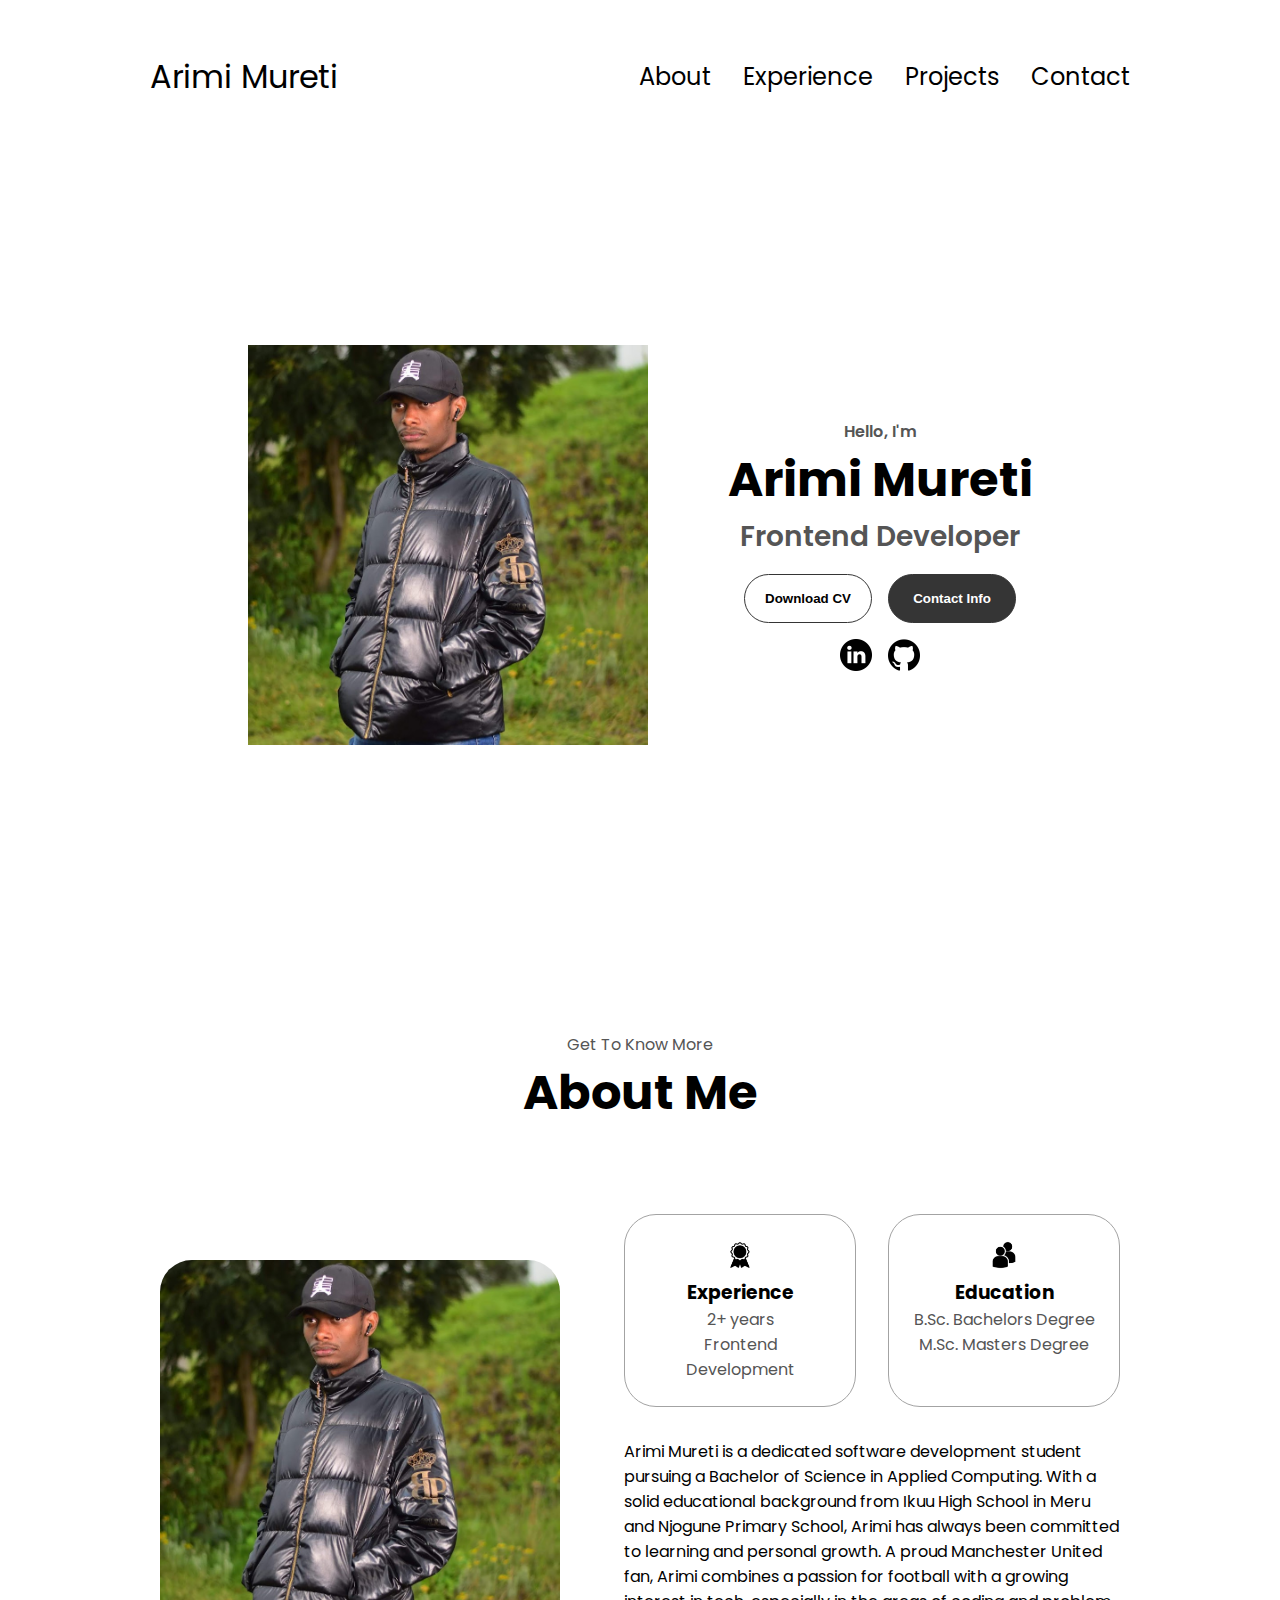
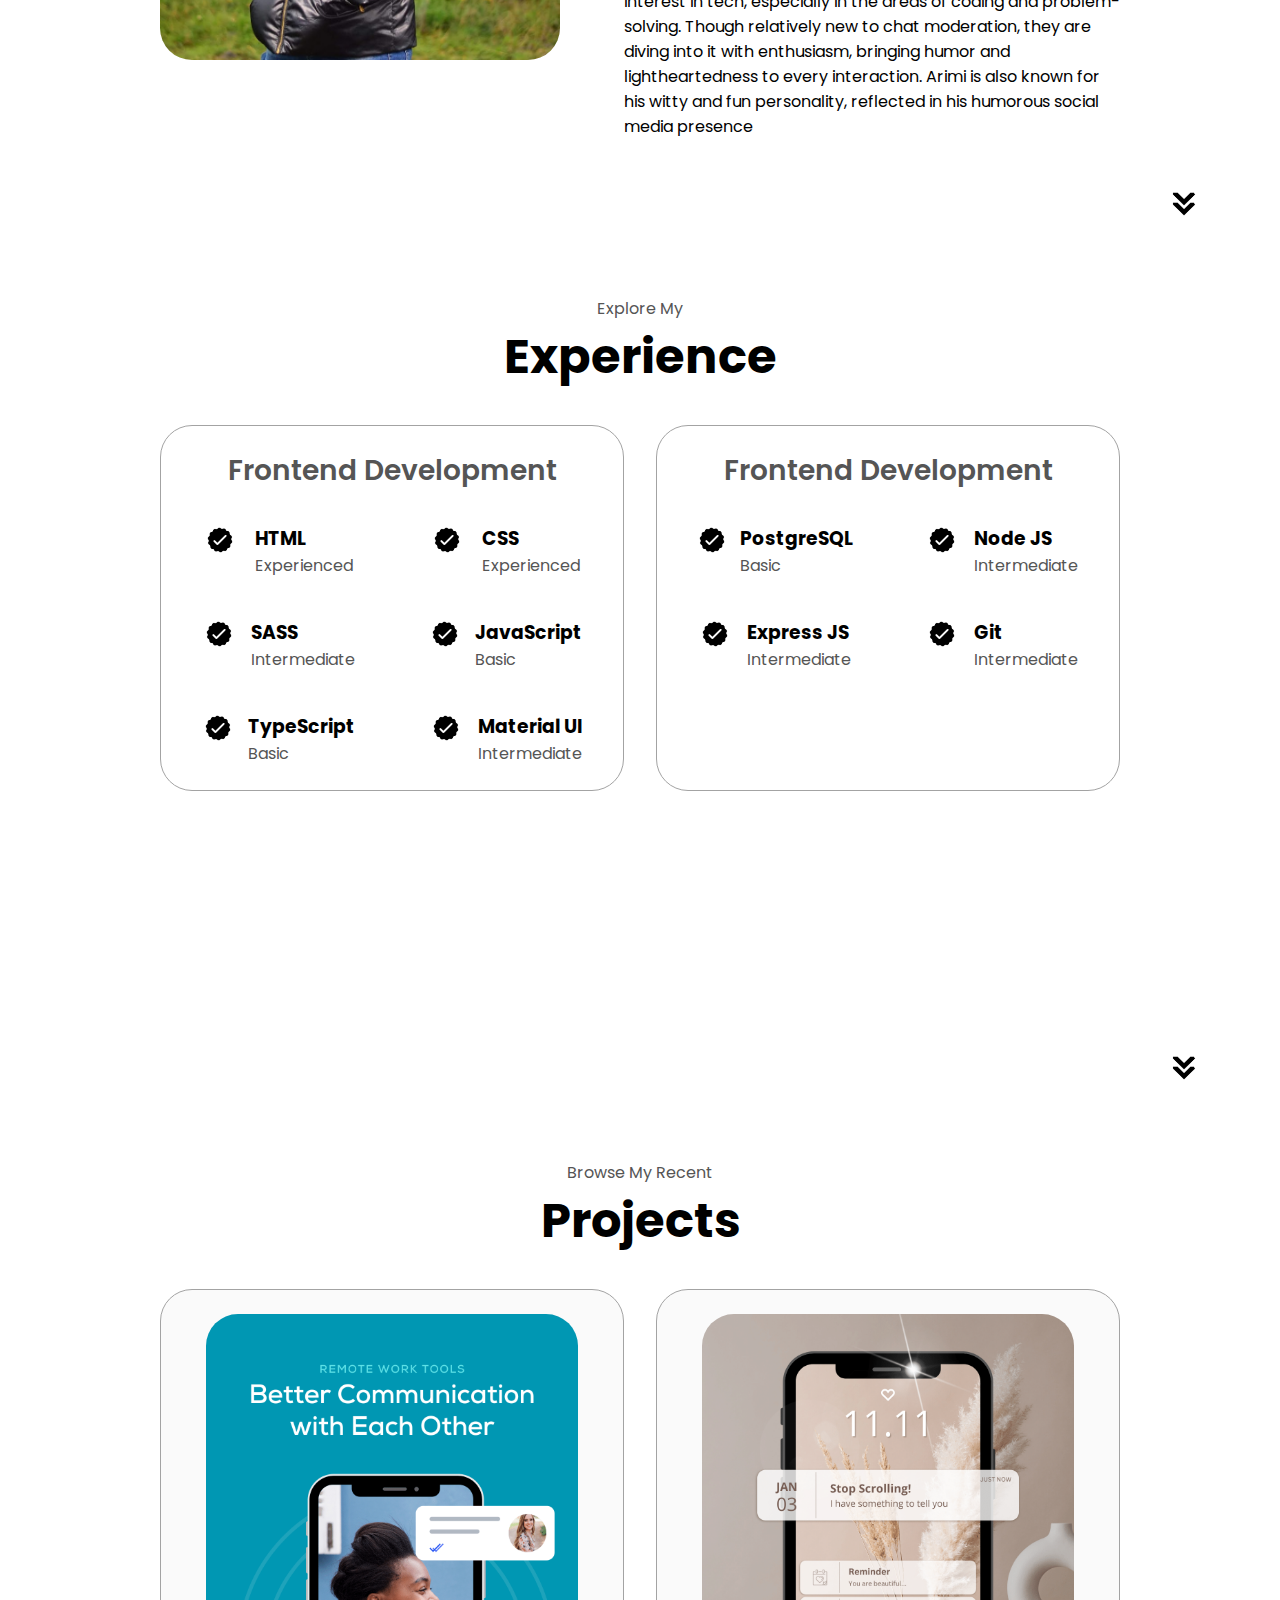
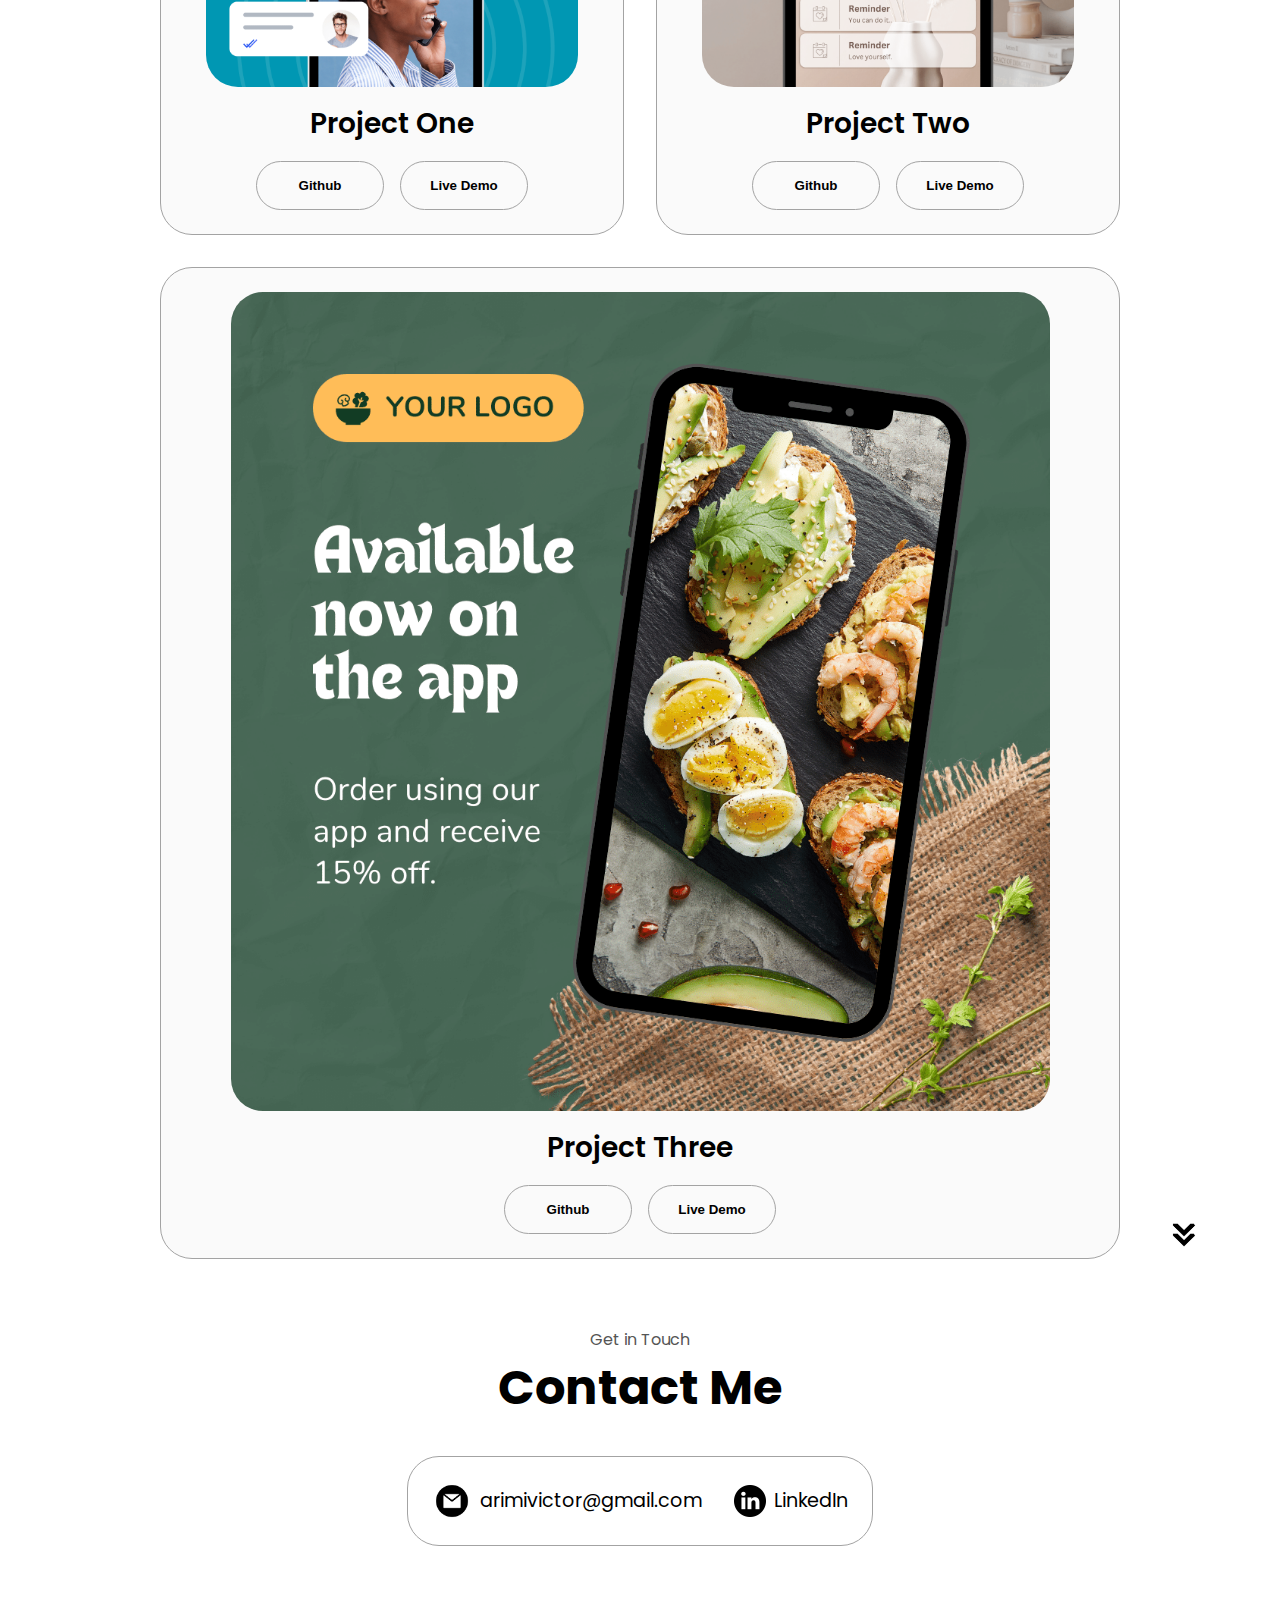
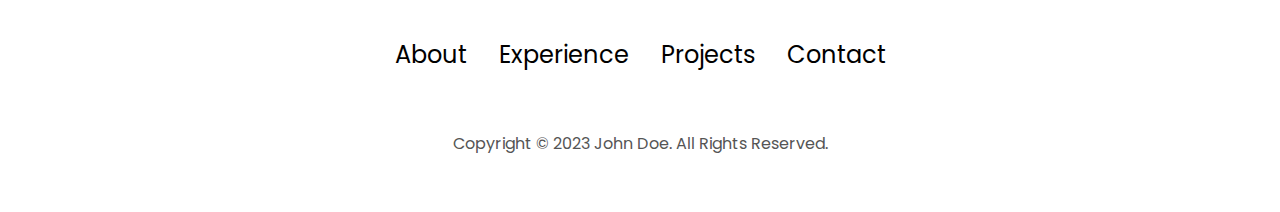
<file: index.html>
<!DOCTYPE html>
<html lang="en">
  <head>
    <meta charset="UTF-8" />
    <meta http-equiv="X-UA-Compatible" content="IE=edge" />
    <meta name="viewport" content="width=device-width, initial-scale=1.0" />
    <title>My Portfolio</title>
    <link rel="stylesheet" href="style.css" />
    <link rel="stylesheet" href="mediaqueries.css" />
  </head>
  <body>
    <nav id="desktop-nav">
      <div class="logo">Arimi Mureti</div>
      <div>
        <ul class="nav-links">
          <li><a href="#about">About</a></li>
          <li><a href="#experience">Experience</a></li>
          <li><a href="#projects">Projects</a></li>
          <li><a href="#contact">Contact</a></li>
        </ul>
      </div>
    </nav>
    <nav id="hamburger-nav">
      <div class="logo">John Doe</div>
      <div class="hamburger-menu">
        <div class="hamburger-icon" onclick="toggleMenu()">
          <span></span>
          <span></span>
          <span></span>
        </div>
        <div class="menu-links">
          <li><a href="#about" onclick="toggleMenu()">About</a></li>
          <li><a href="#experience" onclick="toggleMenu()">Experience</a></li>
          <li><a href="#projects" onclick="toggleMenu()">Projects</a></li>
          <li><a href="#contact" onclick="toggleMenu()">Contact</a></li>
        </div>
      </div>
    </nav>
    <section id="profile">
      <div class="section__pic-container">
        <img src="./assets/about-pic.jpg" alt="arimi profile picture" />
      </div>
      <div class="section__text">
        <p class="section__text__p1">Hello, I'm</p>
        <h1 class="title">Arimi Mureti</h1>
        <p class="section__text__p2">Frontend Developer</p>
        <div class="btn-container">
          <button
            class="btn btn-color-2"
            onclick="window.open('./assets/resume-example.pdf')"
          >
            Download CV
          </button>
          <button class="btn btn-color-1" onclick="location.href='./#contact'">
            Contact Info
          </button>
        </div>
        <div id="socials-container">
          <img
            src="./assets/linkedin.png"
            alt="My LinkedIn profile"
            class="icon"
            onclick="location.href='https:linkedin.com/in/arimi-mureti-308192241'"
          />
          <img
            src="./assets/github.png"
            alt="My Github profile"
            class="icon"
            onclick="location.href='https://github.com/arimikim'"
          />
        </div>
      </div>
    </section>
    <section id="about">
      <p class="section__text__p1">Get To Know More</p>
      <h1 class="title">About Me</h1>
      <div class="section-container">
        <div class="section__pic-container">
          <img
            src="./assets/about-pic.jpg"
            alt="Profile picture"
            class="about-pic"
          />
        </div>
        <div class="about-details-container">
          <div class="about-containers">
            <div class="details-container">
              <img 
                src="./assets/experience.png"                                                    
                alt="Experience icon"
                class="icon"
              />
              <h3>Experience</h3>
              <p>2+ years <br />Frontend Development</p>
            </div>
            <div class="details-container">
              <img
                src="./assets/education.png"
                alt="Education icon"
                class="icon"
              />
              <h3>Education</h3>
              <p>B.Sc. Bachelors Degree<br />M.Sc. Masters Degree</p>
            </div>
          </div>
          <div class="text-container">
            Arimi Mureti is a dedicated software development student pursuing a Bachelor of Science in Applied Computing.
             With a solid educational background from Ikuu High School in Meru and Njogune Primary School, 
             Arimi has always been committed to learning and personal growth. A proud Manchester United fan, 
             Arimi combines a passion for football with a growing interest in tech, especially in the areas of 
             coding and problem-solving. Though relatively new to chat moderation, they are diving into it with 
             enthusiasm, bringing humor and lightheartedness to every interaction.
             Arimi is also known for his witty and fun personality, reflected in his humorous social media presence
            </p>
          </div>
        </div>
      </div>
      <img
        src="./assets/arrow.png"
        alt="Arrow icon"
        class="icon arrow"
        onclick="location.href='./#experience'"
      />
    </section>
    <section id="experience">
      <p class="section__text__p1">Explore My</p>
      <h1 class="title">Experience</h1>
      <div class="experience-details-container">
        <div class="about-containers">
          <div class="details-container">
            <h2 class="experience-sub-title">Frontend Development</h2>
            <div class="article-container">
              <article>
                <img
                  src="./assets/checkmark.png"
                  alt="Experience icon"
                  class="icon"
                />
                <div>
                  <h3>HTML</h3>
                  <p>Experienced</p>
                </div>
              </article>
              <article>
                <img
                  src="./assets/checkmark.png"
                  alt="Experience icon"
                  class="icon"
                />
                <div>
                  <h3>CSS</h3>
                  <p>Experienced</p>
                </div>
              </article>
              <article>
                <img
                  src="./assets/checkmark.png"
                  alt="Experience icon"
                  class="icon"
                />
                <div>
                  <h3>SASS</h3>
                  <p>Intermediate</p>
                </div>
              </article>
              <article>
                <img
                  src="./assets/checkmark.png"
                  alt="Experience icon"
                  class="icon"
                />
                <div>
                  <h3>JavaScript</h3>
                  <p>Basic</p>
                </div>
              </article>
              <article>
                <img
                  src="./assets/checkmark.png"
                  alt="Experience icon"
                  class="icon"
                />
                <div>
                  <h3>TypeScript</h3>
                  <p>Basic</p>
                </div>
              </article>
              <article>
                <img
                  src="./assets/checkmark.png"
                  alt="Experience icon"
                  class="icon"
                />
                <div>
                  <h3>Material UI</h3>
                  <p>Intermediate</p>
                </div>
              </article>
            </div>
          </div>
          <div class="details-container">
            <h2 class="experience-sub-title">Frontend Development</h2>
            <div class="article-container">
              <article>
                <img
                  src="./assets/checkmark.png"
                  alt="Experience icon"
                  class="icon"
                />
                <div>
                  <h3>PostgreSQL</h3>
                  <p>Basic</p>
                </div>
              </article>
              <article>
                <img
                  src="./assets/checkmark.png"
                  alt="Experience icon"
                  class="icon"
                />
                <div>
                  <h3>Node JS</h3>
                  <p>Intermediate</p>
                </div>
              </article>
              <article>
                <img
                  src="./assets/checkmark.png"
                  alt="Experience icon"
                  class="icon"
                />
                <div>
                  <h3>Express JS</h3>
                  <p>Intermediate</p>
                </div>
              </article>
              <article>
                <img
                  src="./assets/checkmark.png"
                  alt="Experience icon"
                  class="icon"
                />
                <div>
                  <h3>Git</h3>
                  <p>Intermediate</p>
                </div>
              </article>
            </div>
          </div>
        </div>
      </div>
      <img
        src="./assets/arrow.png"
        alt="Arrow icon"
        class="icon arrow"
        onclick="location.href='./#projects'"
      />
    </section>
    <section id="projects">
      <p class="section__text__p1">Browse My Recent</p>
      <h1 class="title">Projects</h1>
      <div class="experience-details-container">
        <div class="about-containers">
          <div class="details-container color-container">
            <div class="article-container">
              <img
                src="./assets/project-1.png"
                alt="Project 1"
                class="project-img"
              />
            </div>
            <h2 class="experience-sub-title project-title">Project One</h2>
            <div class="btn-container">
              <button
                class="btn btn-color-2 project-btn"
                onclick="location.href='https://github.com/arimikim'"
              >
                Github
              </button>
              <button
                class="btn btn-color-2 project-btn"
                onclick="location.href='https://github.com/arimikim'"
              >
                Live Demo
              </button>
            </div>
          </div>
          <div class="details-container color-container">
            <div class="article-container">
              <img
                src="./assets/project-2.png"
                alt="Project 2"
                class="project-img"
              />
            </div>
            <h2 class="experience-sub-title project-title">Project Two</h2>
            <div class="btn-container">
              <button
                class="btn btn-color-2 project-btn"
                onclick="location.href='https://github.com/arimikim'"
              >
                Github
              </button>
              <button
                class="btn btn-color-2 project-btn"
                onclick="location.href='https://github.com/arimikim'"
              >
                Live Demo
              </button>
            </div>
          </div>
          <div class="details-container color-container">
            <div class="article-container">
              <img
                src="./assets/project-3.png"
                alt="Project 3"
                class="project-img"
              />
            </div>
            <h2 class="experience-sub-title project-title">Project Three</h2>
            <div class="btn-container">
              <button
                class="btn btn-color-2 project-btn"
                onclick="location.href='https://github.com/arimikim'"
              >
                Github
              </button>
              <button
                class="btn btn-color-2 project-btn"
                onclick="location.href='https://github.com/arimikim'"
              >
                Live Demo
              </button>
            </div>
          </div>
        </div>
      </div>
      <img
        src="./assets/arrow.png"
        alt="Arrow icon"
        class="icon arrow"
        onclick="location.href='./#contact'"
      />
    </section>
    <section id="contact">
      <p class="section__text__p1">Get in Touch</p>
      <h1 class="title">Contact Me</h1>
      <div class="contact-info-upper-container">
        <div class="contact-info-container">
          <img
            src="./assets/email.png"
            alt="Email icon"
            class="icon contact-icon email-icon"
          />
          <p><a href="mailto:arimivictor@gmail.com">arimivictor@gmail.com</a></p>
        </div>
        <div class="contact-info-container">
          <img
            src="./assets/linkedin.png"
            alt="LinkedIn icon"
            class="icon contact-icon"
          />
          <p><a href="https:linkedin.com/in/arimi-mureti-308192241">LinkedIn</a></p>
        </div>
      </div>
    </section>
    <footer>
      <nav>
        <div class="nav-links-container">
          <ul class="nav-links">
            <li><a href="#about">About</a></li>
            <li><a href="#experience">Experience</a></li>
            <li><a href="#projects">Projects</a></li>
            <li><a href="#contact">Contact</a></li>
          </ul>
        </div>
      </nav>
      <p>Copyright &#169; 2023 John Doe. All Rights Reserved.</p>
    </footer>
    <script src="script.js"></script>
  </body>
</html>
</file>
<file: style.css>
/* GENERAL */

@import url("https://fonts.googleapis.com/css2?family=Poppins:wght@300;400;500;600&display=swap");

* {
  margin: 0;
  padding: 0;
}

body {
  font-family: "Poppins", sans-serif;
}

html {
  scroll-behavior: smooth;
}

p {
  color: rgb(85, 85, 85);
}

/* TRANSITION */

a,
.btn {
  transition: all 300ms ease;
}

/* DESKTOP NAV */

nav,
.nav-links {
  display: flex;
}

nav {
  justify-content: space-around;
  align-items: center;
  height: 17vh;
}

.nav-links {
  gap: 2rem;
  list-style: none;
  font-size: 1.5rem;
}

a {
  color: black;
  text-decoration: none;
  text-decoration-color: white;
}

a:hover {
  color: grey;
  text-decoration: underline;
  text-underline-offset: 1rem;
  text-decoration-color: rgb(181, 181, 181);
}

.logo {
  font-size: 2rem;
}

.logo:hover {
  cursor: default;
}

/* HAMBURGER MENU */

#hamburger-nav {
  display: none;
}

.hamburger-menu {
  position: relative;
  display: inline-block;
}

.hamburger-icon {
  display: flex;
  flex-direction: column;
  justify-content: space-between;
  height: 24px;
  width: 30px;
  cursor: pointer;
}

.hamburger-icon span {
  width: 100%;
  height: 2px;
  background-color: black;
  transition: all 0.3 ease-in-out;
}

.menu-links {
  position: absolute;
  top: 100%;
  right: 0;
  background-color: white;
  width: fit-content;
  max-height: 0;
  overflow: hidden;
  transition: all 0.3 ease-in-out;
}

.menu-links a {
  display: block;
  padding: 10px;
  text-align: center;
  font-size: 1.5rem;
  color: black;
  text-decoration: none;
  transition: all 0.3 ease-in-out;
}

.menu-links li {
  list-style: none;
}

.menu-links.open {
  max-height: 300px;
}

.hamburger-icon.open span:first-child {
  transform: rotate(45deg) translate(10px, 5px);
}

.hamburger-icon.open span:nth-child(2) {
  opacity: 0;
}

.hamburger-icon.open span:last-child {
  transform: rotate(-45deg) translate(10px, -5px);
}

.hamburger-icon span:first-child {
  transform: none;
}

.hamburger-icon span:first-child {
  opacity: 1;
}

.hamburger-icon span:first-child {
  transform: none;
}

/* SECTIONS */

section {
  padding-top: 4vh;
  height: 96vh;
  margin: 0 10rem;
  box-sizing: border-box;
  min-height: fit-content;
}

.section-container {
  display: flex;
}

/* PROFILE SECTION */

#profile {
  display: flex;
  justify-content: center;
  gap: 5rem;
  height: 80vh;
}

.section__pic-container {
  display: flex;
  height: 400px;
  width: 400px;
  margin: auto 0;
}

.section__text {
  align-self: center;
  text-align: center;
}

.section__text p {
  font-weight: 600;
}

.section__text__p1 {
  text-align: center;
}

.section__text__p2 {
  font-size: 1.75rem;
  margin-bottom: 1rem;
}

.title {
  font-size: 3rem;
  text-align: center;
}

#socials-container {
  display: flex;
  justify-content: center;
  margin-top: 1rem;
  gap: 1rem;
}

/* ICONS */

.icon {
  cursor: pointer;
  height: 2rem;
}

/* BUTTONS */

.btn-container {
  display: flex;
  justify-content: center;
  gap: 1rem;
}

.btn {
  font-weight: 600;
  transition: all 300ms ease;
  padding: 1rem;
  width: 8rem;
  border-radius: 2rem;
}

.btn-color-1,
.btn-color-2 {
  border: rgb(53, 53, 53) 0.1rem solid;
}

.btn-color-1:hover,
.btn-color-2:hover {
  cursor: pointer;
}

.btn-color-1,
.btn-color-2:hover {
  background: rgb(53, 53, 53);
  color: white;
}

.btn-color-1:hover {
  background: rgb(0, 0, 0);
}

.btn-color-2 {
  background: none;
}

.btn-color-2:hover {
  border: rgb(255, 255, 255) 0.1rem solid;
}

.btn-container {
  gap: 1rem;
}

/* ABOUT SECTION */

#about {
  position: relative;
}

.about-containers {
  gap: 2rem;
  margin-bottom: 2rem;
  margin-top: 2rem;
}

.about-details-container {
  justify-content: center;
  flex-direction: column;
}

.about-containers,
.about-details-container {
  display: flex;
}

.about-pic {
  border-radius: 2rem;
}

.arrow {
  position: absolute;
  right: -5rem;
  bottom: 2.5rem;
}

.details-container {
  padding: 1.5rem;
  flex: 1;
  background: white;
  border-radius: 2rem;
  border: rgb(53, 53, 53) 0.1rem solid;
  border-color: rgb(163, 163, 163);
  text-align: center;
}

.section-container {
  gap: 4rem;
  height: 80%;
}

.section__pic-container {
  height: 400px;
  width: 400px;
  margin: auto 0;
}

/* EXPERIENCE SECTION */

#experience {
  position: relative;
}

.experience-sub-title {
  color: rgb(85, 85, 85);
  font-weight: 600;
  font-size: 1.75rem;
  margin-bottom: 2rem;
}

.experience-details-container {
  display: flex;
  justify-content: center;
  flex-direction: column;
}

.article-container {
  display: flex;
  text-align: initial;
  flex-wrap: wrap;
  flex-direction: row;
  gap: 2.5rem;
  justify-content: space-around;
}

article {
  display: flex;
  width: 10rem;
  justify-content: space-around;
  gap: 0.5rem;
}

article .icon {
  cursor: default;
}

/* PROJECTS SECTION */

#projects {
  position: relative;
}

.color-container {
  border-color: rgb(163, 163, 163);
  background: rgb(250, 250, 250);
}

.project-img {
  border-radius: 2rem;
  width: 90%;
  height: 90%;
}

.project-title {
  margin: 1rem;
  color: black;
}

.project-btn {
  color: black;
  border-color: rgb(163, 163, 163);
}

/* CONTACT */

#contact {
  display: flex;
  justify-content: center;
  flex-direction: column;
  height: 70vh;
}

.contact-info-upper-container {
  display: flex;
  justify-content: center;
  border-radius: 2rem;
  border: rgb(53, 53, 53) 0.1rem solid;
  border-color: rgb(163, 163, 163);
  background: (250, 250, 250);
  margin: 2rem auto;
  padding: 0.5rem;
}

.contact-info-container {
  display: flex;
  align-items: center;
  justify-content: center;
  gap: 0.5rem;
  margin: 1rem;
}

.contact-info-container p {
  font-size: larger;
}

.contact-icon {
  cursor: default;
}

.email-icon {
  height: 2.5rem;
}

/* FOOTER SECTION */

footer {
  height: 26vh;
  margin: 0 1rem;
}

footer p {
  text-align: center;
}
</file>
<file: mediaqueries.css>
@media screen and (max-width: 1400px) {
  #profile {
    height: 83vh;
    margin-bottom: 6rem;
  }
  .about-containers {
    flex-wrap: wrap;
  }
  #contact,
  #projects {
    height: fit-content;
  }
}

@media screen and (max-width: 1200px) {
  #desktop-nav {
    display: none;
  }
  #hamburger-nav {
    display: flex;
  }
  #experience,
  .experience-details-container {
    margin-top: 2rem;
  }
  #profile,
  .section-container {
    display: block;
  }
  .arrow {
    display: none;
  }
  section,
  .section-container {
    height: fit-content;
  }
  section {
    margin: 0 5%;
  }
  .section__pic-container {
    width: 275px;
    height: 275px;
    margin: 0 auto 2rem;
  }
  .about-containers {
    margin-top: 0;
  }
}

@media screen and (max-width: 600px) {
  #contact,
  footer {
    height: 40vh;
  }
  #profile {
    height: 83vh;
    margin-bottom: 0;
  }
  article {
    font-size: 1rem;
  }
  footer nav {
    height: fit-content;
    margin-bottom: 2rem;
  }
  .about-containers,
  .contact-info-upper-container,
  .btn-container {
    flex-wrap: wrap;
  }
  .contact-info-container {
    margin: 0;
  }
  .contact-info-container p,
  .nav-links li a {
    font-size: 1rem;
  }
  .experience-sub-title {
    font-size: 1.25rem;
  }
  .logo {
    font-size: 1.5rem;
  }
  .nav-links {
    flex-direction: column;
    gap: 0.5rem;
    text-align: center;
  }
  .section__pic-container {
    width: auto;
    height: 46vw;
    justify-content: center;
  }
  .section__text__p2 {
    font-size: 1.25rem;
  }
  .title {
    font-size: 2rem;
  }
  .text-container {
    text-align: justify;
  }
}
</file>
